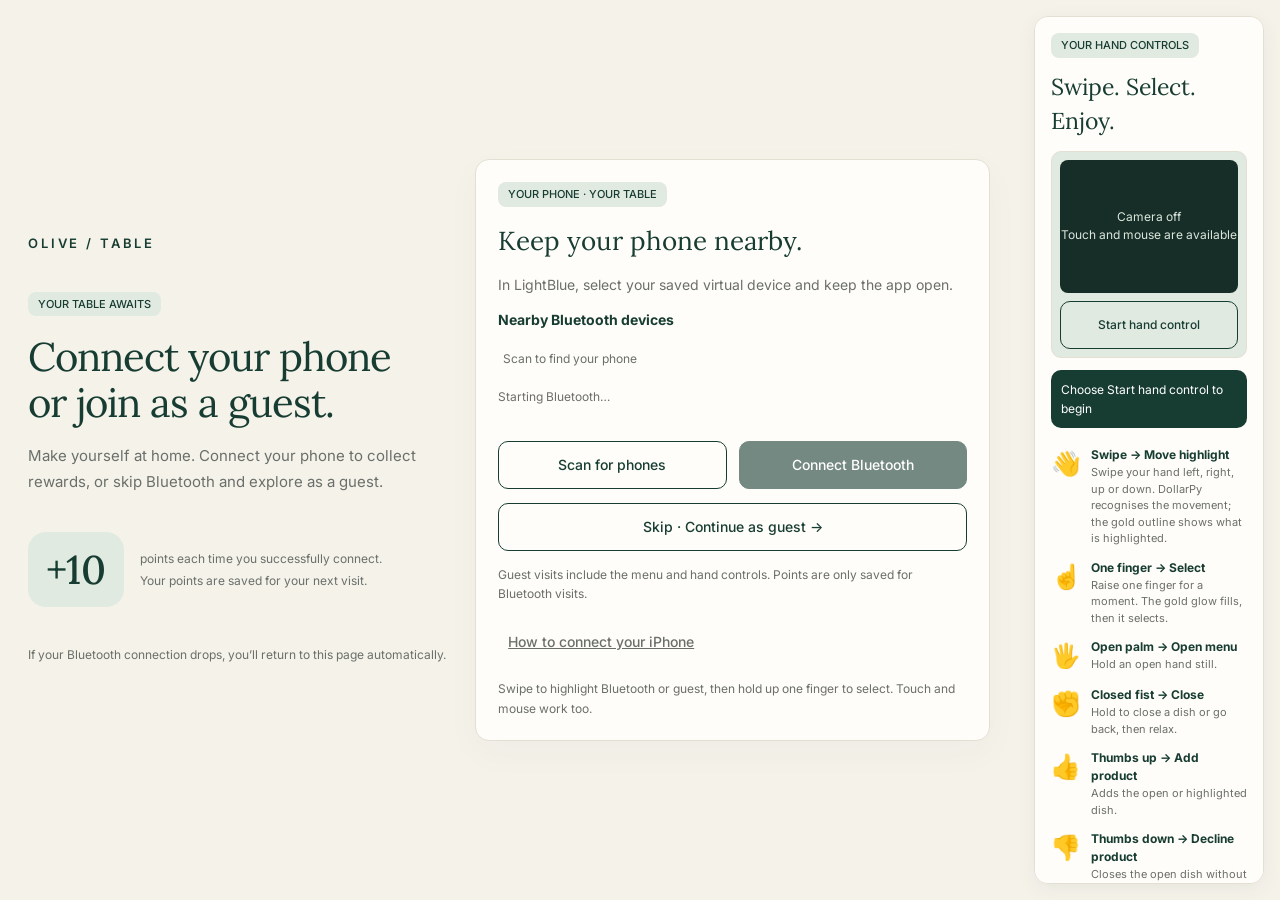
<file: HCI_project/index.html>
<!DOCTYPE html>
<html lang="en">
<head>
<meta charset="UTF-8">
<meta name="viewport" content="width=device-width, initial-scale=1.0">
<title>Olive / Table</title>
<link rel="stylesheet" href="bluetooth_ui.css">
<style>
:root{--bg:#f5f2ea;--card:#fffdf9;--ink:#173d33;--mut:#6b6f6a;--soft:#e1eae1;--line:#e4dfd3;--warn:#f1ddd5;--redt:#a4452c}
*{box-sizing:border-box;margin:0}
body{background:var(--bg);color:var(--ink);font:14px/1.5 Inter,sans-serif;min-height:100vh}
h1,h2,h3{font-family:Lora,Georgia,serif;font-weight:400}
button{font:inherit;color:inherit;cursor:pointer}
button:disabled{cursor:not-allowed;opacity:.6}
.btn{border-radius:10px;padding:12px 18px;border:1px solid var(--ink);background:none;font-weight:500}
.btn.p{background:var(--ink);color:white}
.btn:focus-visible,.cat:focus-visible,.tab:focus-visible{outline:3px solid #d4a017;outline-offset:2px}
.small{font-size:11px;color:var(--mut)}
.pill{background:var(--soft);border-radius:8px;padding:4px 10px;font-size:11px;font-weight:500;display:inline-flex;gap:6px;align-items:center}
nav{display:flex;align-items:center;justify-content:space-between;background:var(--card);border-radius:0 0 14px 14px;padding:12px 24px;gap:8px;flex-wrap:wrap}
.logo{letter-spacing:.22em;font-weight:600;font-size:13px}
.tabs{display:flex;gap:6px;flex-wrap:wrap}
.tab{border:0;background:none;padding:8px 14px;border-radius:10px;font-weight:500;color:var(--mut)}
.tab.on{background:var(--soft);color:var(--ink)}
.bar{display:flex;justify-content:space-between;align-items:center;padding:10px 24px;border-bottom:1px solid var(--line);font-size:11px;gap:8px;flex-wrap:wrap}
.bar span:nth-child(2){color:var(--mut)}
.pad{padding:28px 24px;max-width:1200px;margin:auto}
.card{background:var(--card);border:1px solid var(--line);border-radius:14px;padding:18px}
.welcome{display:grid;grid-template-columns:1fr 1fr;min-height:100vh}
.hero{position:relative;background:linear-gradient(160deg,#c98a4b,#7d6b3b 45%,#3f5a3a);display:flex;align-items:flex-end;padding:32px;min-height:500px}
.hero .logo{position:absolute;top:28px;left:28px;color:white}
.hero .emo{position:absolute;inset:0;display:flex;align-items:center;justify-content:center;font-size:100px;gap:12px;padding-bottom:80px}
.quote{background:#1d4a3c;color:white;border-radius:14px;padding:18px 22px;position:relative;width:100%}
.quote h2{font-size:26px;line-height:1.2}.quote p{font-size:12px;margin-top:8px}
.side{padding:40px 8%;display:flex;flex-direction:column;justify-content:center;gap:14px}
.side h1{font-size:46px;line-height:1.1;margin:30px 0 6px}
.side .top{display:flex;justify-content:space-between;align-items:center}
.stack{display:flex;flex-direction:column;gap:12px}
.gate{display:grid;grid-template-columns:1fr 1.9fr;gap:20px;margin-top:20px}
.illus{background:var(--soft);border-radius:14px;min-height:190px;display:flex;flex-direction:column;align-items:center;justify-content:center;gap:12px;font-size:54px}
.browse{display:flex;gap:14px;margin-top:20px}
.cats{display:flex;flex-direction:column;gap:12px;min-width:120px}
.cat{border:1px solid var(--line);background:var(--card);border-radius:8px;padding:9px 16px;font-size:12px;font-weight:500}
.cat.on{background:var(--ink);color:white;border-color:var(--ink)}
.cat-grid{display:grid;grid-template-columns:repeat(3,minmax(0,1fr));gap:14px;margin-top:20px}
.cat-card{display:flex;flex-direction:column;align-items:flex-start;gap:6px;text-align:left;border:1px solid var(--line);background:var(--card);border-radius:14px;padding:20px;min-height:130px;font:inherit;color:inherit;cursor:pointer}
.cat-card:hover{border-color:var(--ink)}
.cat-card.on{border:2px solid var(--ink)}
.cat-card .cat-emo{font-size:38px;line-height:1}
.cat-card .cat-photo{display:block;width:100%;height:120px;border-radius:10px}
.cat-card b{font-size:17px;margin-top:6px}
.cat-head{display:flex;align-items:center;gap:14px;flex-wrap:wrap;margin:8px 0}
.grid{display:grid;grid-template-columns:repeat(3,minmax(0,1fr));gap:14px;flex:1}
.dish{background:var(--card);border:1px solid var(--line);border-radius:12px;padding:10px 10px 16px;display:flex;flex-direction:column;gap:8px}
.img{height:92px;border-radius:8px;display:flex;align-items:center;justify-content:center;font-size:52px;cursor:pointer}
.dish h3{font-size:19px}
.row{display:flex;gap:12px;align-items:center;justify-content:space-between}
.dish .row{margin-top:auto}.price{font-weight:600}
.dock{display:flex;justify-content:space-between;align-items:center;gap:14px;margin-top:18px;flex-wrap:wrap}
.point{display:flex;gap:12px;align-items:center;background:var(--card);border:1px solid var(--line);border-radius:14px;padding:12px 16px}
.point i{width:54px;height:54px;border-radius:50%;background:var(--soft);display:flex;align-items:center;justify-content:center;font-style:normal;font-size:18px}
.review{background:var(--ink);color:white;border-radius:14px;padding:14px 26px;border:0;min-width:210px;text-align:left}
.review b{display:block}
.scrim{position:fixed;inset:0;background:rgba(40,60,52,.72);display:flex;align-items:center;justify-content:center;padding:16px;z-index:20;overflow:auto}
.modal{background:var(--card);border-radius:20px;display:grid;grid-template-columns:1fr 1fr;gap:20px;padding:16px;max-width:820px;width:100%;position:relative}
.modal .pic{border-radius:14px;min-height:260px;display:flex;align-items:center;justify-content:center;font-size:110px}
.x{position:absolute;top:14px;right:14px;width:36px;height:36px;border-radius:50%;border:0;background:var(--soft);font-size:18px}
.qty{display:flex;align-items:center;background:var(--soft);border-radius:10px}
.qty button{border:0;background:none;width:34px;height:34px;font-size:18px}
.toast{position:fixed;left:50%;bottom:22px;transform:translateX(-50%);background:var(--ink);color:white;padding:10px 18px;border-radius:10px;z-index:30}
.two{display:grid;grid-template-columns:1.6fr 1fr;gap:20px;margin-top:18px}
.line{display:flex;gap:14px;align-items:center;padding:14px 0;border-bottom:1px solid var(--line)}
.photo{background-size:cover;background-position:center}
.line .th{width:52px;height:52px;border-radius:10px;display:flex;align-items:center;justify-content:center;font-size:28px}
.line h3{flex:1;font-size:19px}
.spin{width:14px;height:14px;border:2px solid var(--ink);border-top-color:transparent;border-radius:50%;display:inline-block;animation:sp 1s linear infinite}
@keyframes sp{to{transform:rotate(360deg)}}
.qr{width:150px;height:150px;border:2px dashed var(--line);border-radius:12px;background:var(--soft);display:flex;align-items:center;justify-content:center;font-size:40px}
.steps li{list-style:none;display:flex;gap:10px;margin:12px 0}.steps li span{background:var(--soft);border-radius:8px;padding:2px 8px;font-size:11px}
/* Live camera preview */
.camera-card{
    background:var(--soft);
    border:1px solid var(--line);
    border-radius:10px;
    padding:8px;
    margin:12px 0;
}

.camera-card h3{
    font-size:13px;
    margin-bottom:7px;
}

.camera-frame{
    width:100%;
    aspect-ratio:4/3;
    object-fit:cover;
    border-radius:8px;
    background:#172d27;
    display:block;
}

.camera-status{
    font-size:9px;
    color:var(--mut);
    margin-top:6px;
}
/* Always-visible gesture guide on the right */
.gesture-sidebar{position:fixed;top:85px;right:12px;bottom:15px;width:215px;background:var(--card);border:1px solid var(--line);border-radius:14px;padding:14px;z-index:15;overflow-y:auto;box-shadow:0 5px 20px rgba(23,61,51,.06)}
.gesture-sidebar h2{font-size:21px;margin-bottom:4px}
.gesture-sidebar .subtitle{font-size:10px;color:var(--mut);margin-bottom:12px}
.gesture-item{display:flex;align-items:center;gap:10px;padding:9px 5px;border-bottom:1px solid var(--line)}
.gesture-item:last-child{border-bottom:0}
.gesture-item .hand{width:42px;height:42px;flex-shrink:0;background:var(--soft);border-radius:9px;display:flex;align-items:center;justify-content:center;font-size:25px}
.gesture-item strong{display:block;font-size:10px;line-height:1.35}
.gesture-item span{display:block;font-size:9px;color:var(--mut);line-height:1.35;margin-top:2px}
@media(min-width:1000px){#app{margin-right:235px}}
@media(max-width:999px){.gesture-sidebar{position:static;width:auto;margin:15px;max-height:350px}.gesture-sidebar .gesture-list{display:grid;grid-template-columns:repeat(3,minmax(0,1fr));gap:4px 10px}}
@media(max-width:760px){.welcome,.gate,.modal,.two{grid-template-columns:1fr}.hero{min-height:360px}.grid{grid-template-columns:repeat(2,1fr)}.browse{flex-direction:column}.cats{flex-direction:row;flex-wrap:wrap}.cat-grid{grid-template-columns:repeat(2,minmax(0,1fr))}.side h1{font-size:36px}}
@media(max-width:560px){.gesture-sidebar .gesture-list{grid-template-columns:repeat(2,minmax(0,1fr))}}
@media(max-width:430px){.grid,.cat-grid{grid-template-columns:1fr}.pad{padding:22px 14px}nav{padding:12px 14px}}
</style>
<link rel="stylesheet" href="hand_ui.css">
</head>
<body>
<div id="app"></div>
<script src="bluetooth_ui.js"></script>
<script src="hand_ui.js"></script>
<script>
"use strict";


const ITEMS = [

/* ================= SMALL PLATES ================= */

{id:"fattoush",n:"Garden Fattoush",d:"Fresh vegetables, crispy pita and sumac dressing.",l:"A refreshing Levantine salad with crunchy toasted pita and a tangy sumac dressing.",ing:"Lettuce, cucumber, tomato, radish, pita bread, sumac, olive oil.",p:150,e:"🥗",bg:"linear-gradient(160deg,#9bb877,#4d7a45)",category:"Small plates"},
{id:"greek_salad",n:"Greek Salad",d:"Fresh vegetables, feta cheese and olives.",l:"A Mediterranean salad with creamy feta, fresh vegetables and black olives.",ing:"Tomato, cucumber, lettuce, feta, olives, oregano.",p:185,e:"🥗",bg:"linear-gradient(160deg,#b6c987,#60834c)",category:"Small plates"},
{id:"caesar",n:"Chicken Caesar Salad",d:"Grilled chicken, parmesan and Caesar dressing.",l:"Crisp lettuce topped with grilled chicken, parmesan and creamy Caesar dressing.",ing:"Chicken, lettuce, parmesan, croutons, Caesar dressing.",p:220,e:"🥬",bg:"linear-gradient(160deg,#d6c78d,#8b9b58)",category:"Small plates"},
{id:"soup",n:"Creamy Mushroom Soup",d:"Warm and creamy mushroom soup.",l:"A rich mushroom soup finished with fresh cream and herbs.",ing:"Mushrooms, cream, milk, onion, herbs.",p:125,e:"🍲",bg:"linear-gradient(160deg,#d5bd9b,#8d735b)",category:"Small plates"},
{id:"garlic_bread",n:"Garlic Bread",d:"Toasted bread with garlic butter.",l:"Freshly toasted bread topped with garlic butter and herbs.",ing:"Bread, garlic, butter, parsley.",p:95,e:"🥖",bg:"linear-gradient(160deg,#e6c38a,#a8753e)",category:"Small plates"},

/* ================= MAIN COURSES ================= */

{id:"grilled_chicken",n:"Grilled Chicken Plate",d:"Juicy grilled chicken with rice and vegetables.",l:"Tender marinated chicken breast served with seasoned rice and grilled vegetables.",ing:"Chicken breast, rice, vegetables, spices, herbs.",p:320,e:"🍗",bg:"linear-gradient(160deg,#d7a66d,#85502f)",category:"Main courses"},
{id:"chicken_crispy",n:"Crispy Chicken",d:"Golden crispy chicken served with fries.",l:"Crunchy fried chicken strips served with golden fries and our signature sauce.",ing:"Chicken, crispy coating, potatoes, house sauce.",p:290,e:"🍗",bg:"linear-gradient(160deg,#e4ad5e,#a45d2d)",category:"Main courses"},
{id:"chicken_alfredo",n:"Chicken Alfredo",d:"Creamy pasta with chicken and parmesan.",l:"Fettuccine pasta tossed in a creamy Alfredo sauce with grilled chicken.",ing:"Pasta, chicken, cream, parmesan, garlic.",p:310,e:"🍝",bg:"linear-gradient(160deg,#e9d1a0,#aa8754)",category:"Main courses"},
{id:"beef_steak",n:"Classic Beef Steak",d:"Grilled beef steak with roasted potatoes.",l:"A tender grilled beef steak served with roasted potatoes and seasonal vegetables.",ing:"Beef steak, potatoes, vegetables, butter, herbs.",p:490,e:"🥩",bg:"linear-gradient(160deg,#c58b68,#713d32)",category:"Main courses"},
{id:"chicken_fajita",n:"Chicken Fajita",d:"Sizzling chicken with peppers and onions.",l:"Seasoned chicken strips cooked with colorful peppers and onions.",ing:"Chicken, bell peppers, onion, spices, rice.",p:285,e:"🍛",bg:"linear-gradient(160deg,#d99b57,#934b2b)",category:"Main courses"},
{id:"beef_kebab",n:"Beef Kebab",d:"Grilled beef skewers with rice.",l:"Juicy grilled beef skewers served with rice, salad and tahini.",ing:"Beef, rice, onion, spices, tahini.",p:390,e:"🍢",bg:"linear-gradient(160deg,#bd855b,#75452e)",category:"Main courses"},

/* ================= BURGERS & SANDWICHES ================= */

{id:"burger",n:"House Beef Burger",d:"Grilled beef, cheese and house sauce.",l:"Flame-grilled beef, melted cheese, crisp greens and our signature sauce in a toasted brioche bun.",ing:"Beef, brioche, cheese, lettuce, tomato, pickles, sauce.",p:280,e:"🍔",bg:"linear-gradient(160deg,#d9a35c,#8a5b2d)",category:"Burgers & Sandwiches"},
{id:"double_burger",n:"Double Smash Burger",d:"Two beef patties with double cheese.",l:"Two smashed beef patties with melted cheddar, caramelized onions and burger sauce.",ing:"Double beef, cheddar, brioche, onion, pickles, sauce.",p:365,e:"🍔",bg:"linear-gradient(160deg,#d99b56,#743d27)",category:"Burgers & Sandwiches"},
{id:"chicken_burger",n:"Crispy Chicken Burger",d:"Crunchy chicken with creamy sauce.",l:"Crispy chicken fillet with lettuce, pickles and creamy mayo.",ing:"Chicken, brioche, lettuce, pickles, mayonnaise.",p:255,e:"🍔",bg:"linear-gradient(160deg,#e5b66d,#9c6338)",category:"Burgers & Sandwiches"},
{id:"club_sandwich",n:"Club Sandwich",d:"Triple-layer sandwich with fries.",l:"A classic toasted triple-layer sandwich filled with chicken, cheese, lettuce and tomato.",ing:"Toast, chicken, cheese, lettuce, tomato, mayonnaise.",p:240,e:"🥪",bg:"linear-gradient(160deg,#d8bd8c,#92734a)",category:"Burgers & Sandwiches"},
{id:"philly",n:"Philly Cheesesteak",d:"Beef strips, melted cheese and peppers.",l:"Tender beef strips with sautéed onions, peppers and melted cheese in a toasted roll.",ing:"Beef, cheese, onion, peppers, sandwich bread.",p:295,e:"🥖",bg:"linear-gradient(160deg,#c99a69,#81502f)",category:"Burgers & Sandwiches"},

/* ================= PIZZA & PASTA ================= */

{id:"margherita",n:"Margherita Pizza",d:"Tomato sauce, mozzarella and fresh basil.",l:"A classic thin-crust pizza topped with tomato sauce, mozzarella and fresh basil.",ing:"Pizza dough, tomato sauce, mozzarella, basil.",p:250,e:"🍕",bg:"linear-gradient(160deg,#e9bd78,#a65d36)",category:"Pizza & Pasta"},
{id:"pepperoni",n:"Pepperoni Pizza",d:"Mozzarella and pepperoni slices.",l:"A freshly baked pizza loaded with mozzarella and savory pepperoni.",ing:"Pizza dough, tomato sauce, mozzarella, pepperoni.",p:320,e:"🍕",bg:"linear-gradient(160deg,#d99a64,#963e2e)",category:"Pizza & Pasta"},
{id:"chicken_pizza",n:"Chicken Ranch Pizza",d:"Chicken, cheese and creamy ranch.",l:"A cheesy pizza topped with grilled chicken, mushrooms and ranch sauce.",ing:"Pizza dough, chicken, mozzarella, mushrooms, ranch.",p:340,e:"🍕",bg:"linear-gradient(160deg,#d9bd89,#8c704a)",category:"Pizza & Pasta"},
{id:"penne",n:"Penne Arrabbiata",d:"Penne pasta in spicy tomato sauce.",l:"Penne pasta tossed in a rich spicy tomato sauce with garlic and herbs.",ing:"Penne, tomato, garlic, chili, basil.",p:225,e:"🍝",bg:"linear-gradient(160deg,#d98255,#963d2b)",category:"Pizza & Pasta"},
{id:"lasagna",n:"Beef Lasagna",d:"Layers of pasta, beef and melted cheese.",l:"Oven-baked pasta layers with seasoned beef, tomato sauce and creamy béchamel.",ing:"Pasta sheets, beef, tomato, béchamel, mozzarella.",p:330,e:"🍝",bg:"linear-gradient(160deg,#d9a46e,#995638)",category:"Pizza & Pasta"},

/* ================= SNACKS ================= */

{id:"fries",n:"Classic French Fries",d:"Golden and crispy potato fries.",l:"Freshly fried golden potato sticks seasoned with our house spice mix.",ing:"Potatoes, salt, seasoning.",p:85,e:"🍟",bg:"linear-gradient(160deg,#e9c36e,#bd842e)",category:"Snacks"},
{id:"loaded_fries",n:"Loaded Cheese Fries",d:"Fries covered with melted cheese.",l:"Crispy fries topped with melted cheese sauce and herbs.",ing:"Potatoes, cheddar sauce, herbs.",p:145,e:"🍟",bg:"linear-gradient(160deg,#e9c878,#ba8736)",category:"Snacks"},
{id:"wings",n:"Buffalo Chicken Wings",d:"Spicy wings with buffalo sauce.",l:"Crispy chicken wings tossed in a tangy buffalo sauce.",ing:"Chicken wings, buffalo sauce, spices.",p:210,e:"🍗",bg:"linear-gradient(160deg,#d77c4c,#893b2c)",category:"Snacks"},
{id:"nuggets",n:"Chicken Nuggets",d:"Crispy chicken bites with dip.",l:"Golden chicken nuggets served with your choice of dipping sauce.",ing:"Chicken, crispy coating, seasoning.",p:155,e:"🍗",bg:"linear-gradient(160deg,#e9bd76,#b4773c)",category:"Snacks"},
{id:"mozzarella",n:"Mozzarella Sticks",d:"Crispy sticks with melted cheese.",l:"Golden breaded mozzarella sticks served with marinara dip.",ing:"Mozzarella, breadcrumbs, marinara sauce.",p:170,e:"🧀",bg:"linear-gradient(160deg,#ebd7a1,#b28c55)",category:"Snacks"},

/* ================= DRINKS ================= */

{id:"juice",n:"Fresh Orange Juice",d:"Freshly squeezed oranges.",l:"Freshly squeezed orange juice served chilled.",ing:"Fresh oranges.",p:90,e:"🍹",bg:"linear-gradient(160deg,#f2b45a,#c9772b)",category:"Drinks"},
{id:"mango",n:"Fresh Mango Juice",d:"Sweet and refreshing mango juice.",l:"Fresh mango blended until smooth and served chilled.",ing:"Fresh mango, ice.",p:105,e:"🥭",bg:"linear-gradient(160deg,#f5c45b,#d58a24)",category:"Drinks"},
{id:"strawberry",n:"Strawberry Juice",d:"Fresh strawberry drink.",l:"A refreshing blend of fresh strawberries served cold.",ing:"Strawberries, ice.",p:100,e:"🍓",bg:"linear-gradient(160deg,#e99a9c,#ba4c5d)",category:"Drinks"},
{id:"lemon_mint",n:"Lemon Mint",d:"Fresh lemon with mint and ice.",l:"A chilled mix of fresh lemon juice, mint leaves and ice.",ing:"Lemon, mint, sugar, ice.",p:85,e:"🍋",bg:"linear-gradient(160deg,#c6d78c,#6b9c55)",category:"Drinks"},
{id:"iced_latte",n:"Iced Latte",d:"Espresso with cold milk and ice.",l:"A smooth espresso blended with cold milk and served over ice.",ing:"Espresso, milk, ice.",p:125,e:"🥤",bg:"linear-gradient(160deg,#d8b58c,#98704d)",category:"Drinks"},
{id:"mocha",n:"Iced Mocha",d:"Coffee, chocolate and cold milk.",l:"A chilled espresso drink blended with chocolate and milk.",ing:"Espresso, chocolate, milk, ice.",p:145,e:"☕",bg:"linear-gradient(160deg,#b68b71,#644537)",category:"Drinks"},
{id:"milkshake",n:"Chocolate Milkshake",d:"Thick chocolate milkshake.",l:"A creamy chocolate milkshake topped with whipped cream.",ing:"Milk, chocolate, ice cream, whipped cream.",p:155,e:"🥤",bg:"linear-gradient(160deg,#b78b76,#654333)",category:"Drinks"},

/* ================= DESSERTS ================= */

{id:"brownie",n:"Chocolate Brownie",d:"Rich chocolate brownie with a soft center.",l:"A warm chocolate brownie with a fudgy center.",ing:"Chocolate, cocoa, butter, flour, eggs.",p:130,e:"🍫",bg:"linear-gradient(160deg,#ad7962,#57372f)",category:"Desserts"},
{id:"cheesecake",n:"Classic Cheesecake",d:"Creamy cheesecake with biscuit base.",l:"A smooth baked cheesecake served with a buttery biscuit crust.",ing:"Cream cheese, biscuit, butter, sugar.",p:165,e:"🍰",bg:"linear-gradient(160deg,#e9d2a5,#b58b5b)",category:"Desserts"},
{id:"molten",n:"Molten Chocolate Cake",d:"Warm cake with a flowing chocolate center.",l:"A warm chocolate cake with a rich melted chocolate center.",ing:"Chocolate, butter, flour, eggs, sugar.",p:180,e:"🍮",bg:"linear-gradient(160deg,#b67d62,#60372e)",category:"Desserts"},
{id:"tiramisu",n:"Classic Tiramisu",d:"Coffee-soaked layers and mascarpone cream.",l:"Traditional Italian dessert with coffee-soaked sponge and mascarpone cream.",ing:"Coffee, mascarpone, sponge, cocoa.",p:175,e:"🍰",bg:"linear-gradient(160deg,#c9a17d,#80614d)",category:"Desserts"},
{id:"waffles",n:"Chocolate Waffles",d:"Warm waffles with chocolate sauce.",l:"Freshly prepared waffles topped with chocolate sauce and fruit.",ing:"Waffle batter, chocolate, strawberries.",p:190,e:"🧇",bg:"linear-gradient(160deg,#e4bb7e,#a87540)",category:"Desserts"},
{id:"icecream",n:"Ice Cream Sundae",d:"Three scoops with chocolate topping.",l:"Three scoops of creamy ice cream served with chocolate sauce.",ing:"Vanilla ice cream, chocolate sauce, toppings.",p:145,e:"🍨",bg:"linear-gradient(160deg,#e9d3b4,#bd987b)",category:"Desserts"},

/* ================= BREAKFAST ================= */

{id:"pancakes",n:"Classic Pancakes",d:"Fluffy pancakes with maple syrup.",l:"A stack of fluffy pancakes served with maple syrup and fresh fruit.",ing:"Flour, milk, eggs, maple syrup, fruit.",p:180,e:"🥞",bg:"linear-gradient(160deg,#e9c48b,#b17a42)",category:"Breakfast"},
{id:"omelette",n:"Cheese Omelette",d:"Three-egg omelette with cheese.",l:"A fluffy omelette filled with melted cheese and fresh herbs.",ing:"Eggs, cheese, herbs, butter.",p:145,e:"🍳",bg:"linear-gradient(160deg,#f0d58b,#c69b43)",category:"Breakfast"},
{id:"french_toast",n:"French Toast",d:"Golden toast with honey and fruit.",l:"Thick slices of golden French toast served with honey and fresh fruit.",ing:"Bread, eggs, milk, honey, fruit.",p:165,e:"🍞",bg:"linear-gradient(160deg,#dfb67a,#a87543)",category:"Breakfast"},
{id:"croissant",n:"Butter Croissant",d:"Freshly baked buttery croissant.",l:"A flaky, golden butter croissant baked fresh.",ing:"Flour, butter, milk, yeast.",p:95,e:"🥐",bg:"linear-gradient(160deg,#e7c58d,#b17c43)",category:"Breakfast"},
{id:"avocado_toast",n:"Avocado Toast",d:"Avocado, eggs and toasted bread.",l:"Smashed avocado on toasted sourdough topped with eggs and seasoning.",ing:"Avocado, sourdough, eggs, lemon, seasoning.",p:195,e:"🥑",bg:"linear-gradient(160deg,#a8bd83,#54764a)",category:"Breakfast"},

/* ================= COMBOS & OFFERS ================= */

{id:"burger_combo",n:"Classic Burger Combo",d:"Beef burger, fries and a soft drink.",l:"Our classic beef burger served with crispy fries and your choice of soft drink.",ing:"Beef burger, fries, soft drink.",p:355,e:"🍔",bg:"linear-gradient(160deg,#d7a35e,#87502c)",category:"Combos & Offers"},
{id:"chicken_combo",n:"Crispy Chicken Combo",d:"Crispy chicken, fries and a drink.",l:"A crispy chicken meal with golden fries and a refreshing drink.",ing:"Crispy chicken, fries, soft drink.",p:345,e:"🍗",bg:"linear-gradient(160deg,#e4b16d,#99552f)",category:"Combos & Offers"},
{id:"family_box",n:"Family Sharing Box",d:"A generous meal for sharing.",l:"A sharing box with crispy chicken, wings, fries and assorted dips.",ing:"Chicken, wings, fries, dips.",p:690,e:"🍱",bg:"linear-gradient(160deg,#d7a36a,#84502e)",category:"Combos & Offers"},
{id:"pizza_combo",n:"Pizza Duo",d:"Two medium pizzas with two drinks.",l:"Choose two medium pizzas and enjoy them with two soft drinks.",ing:"Two medium pizzas, two soft drinks.",p:590,e:"🍕",bg:"linear-gradient(160deg,#dfad72,#9c5634)",category:"Combos & Offers"},
{id:"dessert_combo",n:"Sweet Treat Combo",d:"Two desserts and two hot drinks.",l:"Choose two desserts and pair them with two hot drinks.",ing:"Two desserts, two hot drinks.",p:320,e:"🍰",bg:"linear-gradient(160deg,#e4c39d,#a67b60)",category:"Combos & Offers"}

];

const CATS = [
"Small plates",
"Main courses",
"Burgers & Sandwiches",
"Pizza & Pasta",
"Snacks",
"Drinks",
"Desserts",
"Breakfast",
"Combos & Offers"
];



let S={scr:"bluetooth",cat:"Main courses",cart:{},modal:null,mq:1,toast:"",sent:false,toastTimer:null,confirm:false,page:0,history:[]};
const $=id=>ITEMS.find(item=>item.id===id);
const cartCount=()=>Object.values(S.cart).reduce((a,b)=>a+b,0);
const tot=()=>Object.entries(S.cart).reduce((sum,[id,qty])=>sum+($(id)?$(id).p*qty:0),0);
const money=n=>`${n} EGP`;
// Real dish photos (assets/dishes/<id>.jpg); the colour gradient shows while loading or if a photo is missing.
const photo=item=>`background:url('assets/dishes/${item.id}.jpg') center/cover no-repeat,${item.bg}`;

function go(screen){if(!BluetoothUI.requireAccess())return;if(S.scr!==screen)S.history.push(S.scr);S.scr=screen;S.modal=null;S.confirm=false;render();window.scrollTo?.(0,0)}
function tip(message){S.toast=message;render();clearTimeout(S.toastTimer);S.toastTimer=setTimeout(()=>{S.toast="";render()},2200)}
function add(id,quantity=1){if(!BluetoothUI.requireAccess())return;const item=$(id);if(!item)return;S.cart[id]=Math.min(20,(S.cart[id]||0)+Math.max(1,quantity));tip(`${item.n} added to your order`)}
function removeOne(id){if(!BluetoothUI.requireAccess())return;if(!S.cart[id])return;if(S.cart[id]>1)S.cart[id]--;else delete S.cart[id];render()}
function setCategory(category){if(!BluetoothUI.requireAccess())return;if(!CATS.includes(category))return;S.cat=category;S.page=0;S.modal=null;go("browse")}

function welcome(){return `
<section class="welcome">
<div class="hero"><div class="logo">OLIVE / TABLE</div><div class="emo">🍽️ 🌿</div>
<div class="quote"><h2>A table worth gathering around.</h2><p>Good food. Good company. A little joy in every bite.</p></div></div>
<div class="side"><div class="top"><span class="pill">A NEW WAY TO DINE</span><span class="small">01 / 04</span></div>
<h1>Welcome to<br>Olive / Table.</h1>
<p>Explore our menu, discover your favourites, and enjoy an interactive dining experience.</p>
<div class="stack"><button class="btn p" onclick="go('gate')">Start your experience →</button></div>
<p class="small">Swipe your hand to move the gold highlight, then hold up one finger to select. Touch and mouse work too.</p></div>
</section>`}

function gatePage(){return `
<nav><div class="logo">OLIVE / TABLE</div><span class="pill">WELCOME</span></nav>
<div class="pad"><span class="small">STEP 01 / INTERACTION</span>
<h1 style="font-size:38px;margin:12px 0">Make yourself comfortable.</h1>
<p class="small">Choose how you want to explore the menu.</p>
<div class="gate"><div class="illus"><span>✋</span><strong style="font-size:15px">Your hands, your choice</strong><span class="small">Swipe · select · explore</span></div>
<div class="card stack"><h2 style="font-size:26px">Ready to explore?</h2>
<p>Swipe to move the highlight. Hold up one finger to select. Use two fingers to scroll and hold a fist to go back.</p>
<button class="btn p" onclick="BluetoothUI.setCamera(true,true)">Use hand control →</button>
<button class="btn" onclick="browse()">Use touch instead</button><button class="tab" onclick="go('welcome')">Back</button></div></div></div>`}

function navbar(){return `
<nav><div class="logo">OLIVE / TABLE</div><div class="tabs">
<button class="tab ${S.scr==="browse"||S.scr==="categories"?"on":""}" onclick="browse()">Menu</button>
<button class="tab ${S.scr==="games"?"on":""}" onclick="go('games')">Games</button>
<button class="tab ${S.scr==="rewards"?"on":""}" onclick="go('rewards')">Rewards</button>
</div><button class="btn" onclick="review()">Order (${cartCount()})</button></nav>`}

// The Menu tab opens the category list first; choosing one shows its dishes.
function browse(){go("categories")}
function allCategories(){if(!BluetoothUI.requireAccess())return;if(S.history.at(-1)==="categories")S.history.pop();S.scr="categories";S.modal=null;S.confirm=false;render();window.scrollTo?.(0,0)}
function dock(){return `<div class="dock"><div class="point"><i>🛍️</i><div><strong>${cartCount()} items</strong><p class="small">Your current selection</p></div></div>
<button class="review" onclick="review()"><b>Review your order →</b><span class="small" style="color:#e1eae1">${money(tot())}</span></button></div>`}
function categoriesPage(){
return `${navbar()}<div class="bar"><span>THE MENU</span><span>Freshly prepared for you</span><span>${cartCount()} ITEMS IN ORDER</span></div>
<main class="pad"><span class="small">DISCOVER OUR MENU</span><h1 style="font-size:36px;margin:8px 0">What are you craving?</h1>
<div class="hand-instruction"><span style="font-size:24px">☝</span><span><b>Choose a category.</b><br>Swipe to highlight a category, then raise one finger to see its dishes.</span></div>
<div class="cat-grid">${CATS.map(c=>{const dishes=ITEMS.filter(item=>item.category===c);
return `<button class="cat-card ${S.cat===c?"on":""}" onclick="setCategory('${c}')" ${S.cat===c?"data-hand-default":""}>${dishes[0]?`<span class="cat-photo photo" style="${photo(dishes[0])}" aria-hidden="true"></span>`:`<span class="cat-emo">🍽️</span>`}<b>${c}</b><span class="small">${dishes.length} ${dishes.length===1?"dish":"dishes"}</span></button>`}).join("")}</div>
${dock()}</main>`}
function browsePage(){
const all=ITEMS.filter(item=>item.category===S.cat);const pages=Math.ceil(all.length/6);S.page=Math.max(0,Math.min(S.page,pages-1));const list=all.slice(S.page*6,S.page*6+6);
return `${navbar()}<div class="bar"><span>THE MENU</span><span>Freshly prepared for you</span><span>${cartCount()} ITEMS IN ORDER</span></div>
<main class="pad"><span class="small">DISCOVER OUR MENU</span>
<div class="cat-head"><button class="btn" onclick="allCategories()">← All categories</button><h1 style="font-size:36px;margin:0">${S.cat}</h1></div>
<div class="hand-instruction"><span style="font-size:24px">☝</span><span><b>Your menu, at your fingertips.</b><br>Swipe to highlight a dish, raise one finger to open it. Hold a fist to go back to the categories.</span></div><div class="browse">
<div style="flex:1;min-width:0"><div class="grid">${list.length?list.map(item=>`
<article class="dish"><div class="img photo" style="${photo(item)}" role="img" aria-label="${item.n}"></div>
<h3>${item.n}</h3><p class="small">${item.d}</p><div class="row"><span class="price">${money(item.p)}</span><button class="btn p" onclick="openItem('${item.id}')">View</button></div></article>`).join(""):`
<div class="card" style="grid-column:1/-1"><h3>No items available yet.</h3><p class="small">New dishes will be added soon.</p></div>`}</div>${pages>1?`<div class="page-controls"><button class="btn" onclick="changePage(-1)" ${S.page===0?'disabled':''}>← Previous</button><span class="small">${S.page+1} / ${pages}</span><button class="btn" onclick="changePage(1)" ${S.page===pages-1?'disabled':''}>Next →</button></div>`:''}</div></div>
${dock()}</main>${S.modal?modal():""}`}

function changePage(amount){if(!BluetoothUI.requireAccess())return;S.page+=amount;render()}
function openItem(id){if(!BluetoothUI.requireAccess())return;if(!$(id))return;S.modal=id;S.mq=1;render()}
function modal(){const item=$(S.modal);if(!item)return "";return `
<div class="scrim" onclick="closeModal(event)"><section class="modal" onclick="event.stopPropagation()">
<button class="x" onclick="closeModal()">×</button><div class="pic photo" style="${photo(item)}" role="img" aria-label="${item.n}"></div>
<div class="stack" style="padding:18px 8px"><span class="pill">${item.category}</span><h2 style="font-size:30px">${item.n}</h2><p>${item.l}</p>
<div><strong>Ingredients</strong><p class="small">${item.ing}</p></div><h3>${money(item.p)}</h3>
<div class="qty"><button onclick="changeModalQty(-1)">−</button><strong style="padding:0 10px">${S.mq}</strong><button onclick="changeModalQty(1)">+</button></div>
<button class="btn p" onclick="addFromModal()">Add to order · ${money(item.p*S.mq)}</button><button class="btn" onclick="closeModal()">Continue browsing</button></div></section></div>`}
function changeModalQty(amount){if(!BluetoothUI.requireAccess())return;S.mq=Math.max(1,Math.min(20,S.mq+amount));render()}
function addFromModal(){if(!BluetoothUI.requireAccess())return;if(!S.modal)return;const id=S.modal,qty=S.mq;S.modal=null;S.mq=1;add(id,qty)}
function closeModal(event){if(!BluetoothUI.requireAccess())return;if(event&&event.target!==event.currentTarget)return;S.modal=null;render()}

function review(){go("review")}
function reviewPage(){const entries=Object.entries(S.cart);return `${navbar()}<main class="pad"><span class="small">YOUR SELECTION</span>
<h1 style="font-size:38px;margin:10px 0">Review your order.</h1><div class="two"><section class="card"><h2 style="font-size:25px">Your items</h2>
${entries.length?entries.map(([id,qty])=>{const item=$(id);if(!item)return "";return `
<div class="line"><div class="th photo" style="${photo(item)}" role="img" aria-label="${item.n}"></div><h3>${item.n}<div class="small">${money(item.p)} each</div></h3>
<div class="qty"><button onclick="removeOne('${id}')">−</button><strong>${qty}</strong><button onclick="add('${id}')">+</button></div><strong>${money(item.p*qty)}</strong></div>`}).join(""):`
<p class="small" style="padding:24px 0">Your order is empty. Explore the menu to add something delicious.</p>`}
<button class="btn" style="margin-top:18px" onclick="browse()">← Back to menu</button></section>
<aside class="card stack"><h2 style="font-size:25px">Order summary</h2><div class="row"><span class="small">Items</span><strong>${cartCount()}</strong></div>
<div class="row"><span class="small">Subtotal</span><strong>${money(tot())}</strong></div><div class="row"><span class="small">Service</span><strong>Not calculated</strong></div>
<div class="row"><strong>Total</strong><strong>${money(tot())}</strong></div>
<button class="btn p" onclick="confirmOrder()" ${entries.length?"":"disabled"}>Review & confirm →</button>
<p class="small">Demo interface: order submission is not connected to a restaurant backend yet.</p></aside></div></main>`}

function confirmOrder(){if(!BluetoothUI.requireAccess()||!cartCount())return;S.confirm=true;render()}
function confirmation(){return `<div class="scrim"><section class="confirm-card" role="dialog" aria-modal="true" aria-labelledby="confirm-title"><span class="pill">FINAL REVIEW</span><h2 id="confirm-title">Ready to confirm?</h2><p>${cartCount()} items · <b>${money(tot())}</b></p><p class="small">This is a demo. No real order or payment will be sent.</p><button class="btn p" onclick="place()">Confirm demo order</button><button class="btn" onclick="S.confirm=false;render()">Keep editing</button></section></div>`}
function place(){if(!BluetoothUI.requireAccess())return;if(!cartCount()){tip("Your order is empty");return}S.sent=false;const sessionId=BluetoothUI.sessionId();go("sending");S.orderTimer=setTimeout(()=>{if(!BluetoothUI.hasAccess()||BluetoothUI.sessionId()!==sessionId)return;S.sent=true;if(S.scr==="sending")render()},1800)}
function sendingPage(){return `${navbar()}<main class="pad" style="max-width:650px"><div class="card stack" style="text-align:center;padding:40px">
<div style="font-size:55px">${S.sent?"✓":'<span class="spin"></span>'}</div><h1 style="font-size:32px">${S.sent?"Demo complete":"Preparing your experience"}</h1>
<p>${S.sent?"Your order flow demonstration is complete. No real order was sent.":"Please wait while the demo order screen is displayed."}</p>
<button class="btn p" onclick="browse()">Back to menu</button><button class="btn" onclick="review()">View order</button></div></main>`}
function gamesPage(){return `${navbar()}<main class="pad"><span class="small">INTERACTIVE EXPERIENCE</span><h1 style="font-size:38px;margin:10px 0">Take a little break.</h1>
<div class="two"><section class="card stack"><span style="font-size:55px">🎮</span><h2 style="font-size:27px">Table games</h2>
<p>Enjoy a small interactive experience while waiting for your meal.</p><span class="pill">DEMO FEATURE</span></section>
<section class="card stack"><div class="qr">QR</div><h2 style="font-size:23px">Scan & play</h2><p class="small">QR functionality is not connected yet.</p></section></div></main>`}
function rewardsPage(){if(BluetoothUI.isGuest())return `${navbar()}<main class="pad"><span class="small">OLIVE REWARDS</span><h1 style="font-size:38px;margin:10px 0">Enjoy your guest visit.</h1><div class="card stack" style="max-width:600px"><div style="font-size:50px">🌿</div><h2 style="font-size:27px">Collect rewards with your phone.</h2><p>Guest visits do not earn or save points. Connect Bluetooth on your next visit to earn 10 points per connection.</p><button class="btn p" onclick="browse()">Explore the menu</button></div></main>`;const user=BluetoothUI.user();return `${navbar()}<main class="pad"><span class="small">OLIVE REWARDS</span><h1 style="font-size:38px;margin:10px 0">Little moments, extra rewards.</h1>
<div class="card stack" style="max-width:600px"><div style="font-size:50px">🌿</div><h2 style="font-size:27px">${BluetoothUI.escape(user?.username || '')}</h2>
<strong style="font-size:42px">${user?.points || 0} points</strong><p>You have connected ${user?.connections || 0} time(s). Every successful Bluetooth connection adds 10 points.</p>
<p class="small">Your points are saved on this computer and stay with your phone's permanent ID.</p><button class="btn p" onclick="browse()">Explore the menu</button></div></main>`}

function gestureSidebar(){return `<aside class="gesture-sidebar"><span class="pill">YOUR HAND CONTROLS</span><h2 style="margin-top:12px">Swipe. Select. Enjoy.</h2>
<div class="camera-card">${BluetoothUI.cameraEnabled()?'<img class="camera-frame" src="http://127.0.0.1:8765/stream" alt="Live hand tracking camera">':'<div class="camera-placeholder">Camera off<br>Touch and mouse are available</div>'}
<button class="btn camera-toggle" onclick="BluetoothUI.setCamera(${!BluetoothUI.cameraEnabled()})">${BluetoothUI.cameraEnabled()?'Stop camera':'Start hand control'}</button></div>
<div id="hand-status" class="hand-status" role="status">${BluetoothUI.cameraEnabled()?'Show one hand to the camera':'Choose Start hand control to begin'}</div>
<div class="hand-steps"><div class="hand-step"><span>👋</span><span><b>Swipe → Move highlight</b><small>Swipe your hand left, right, up or down. DollarPy recognises the movement; the gold outline shows what is highlighted.</small></span></div>
<div class="hand-step"><span>☝</span><span><b>One finger → Select</b><small>Raise one finger for a moment. The gold glow fills, then it selects.</small></span></div>
<div class="hand-step"><span>🖐</span><span><b>Open palm → Open menu</b><small>Hold an open hand still.</small></span></div>
<div class="hand-step"><span>✊</span><span><b>Closed fist → Close</b><small>Hold to close a dish or go back, then relax.</small></span></div>
<div class="hand-step"><span>👍</span><span><b>Thumbs up → Add product</b><small>Adds the open or highlighted dish.</small></span></div>
<div class="hand-step"><span>👎</span><span><b>Thumbs down → Decline product</b><small>Closes the open dish without adding it.</small></span></div>
<div class="hand-step"><span>C</span><span><b>C shape → Open cart</b><small>Curve thumb and fingers into a C.</small></span></div>
<div class="hand-step"><span>👌</span><span><b>OK sign → Checkout</b><small>Opens final review; OK again confirms.</small></span></div>
<div class="hand-step"><span>✌</span><span><b>Two fingers → Move highlight</b><small>Move two fingers up, down, left or right. The page scrolls with it.</small></span></div>
<div class="hand-step"><span>🤘</span><span><b>Rock sign → Games</b><small>Index and pinky up, hold.</small></span></div>
<div class="hand-step"><span>3️⃣</span><span><b>Three fingers → Rewards</b><small>Index, middle and ring up, hold.</small></span></div></div>
<p class="camera-status">${BluetoothUI.escape(BluetoothUI.cameraError()) || 'Use one hand, keep it in view and avoid bright light behind you. Q stops the camera.'}</p></aside>`;}

function render(){
const app=document.getElementById("app");if(!app)return;
const connected=BluetoothUI.hasAccess();
if(!connected)BluetoothUI.resetPage();
document.body.classList.toggle("bt-locked",!connected);
let page="";
switch(S.scr){
case "bluetooth":page=BluetoothUI.page();break;
case "welcome":page=welcome();break;
case "gate":page=gatePage();break;
case "categories":page=categoriesPage();break;
case "browse":page=browsePage();break;
case "review":page=reviewPage();break;
case "sending":page=sendingPage();break;
case "games":page=gamesPage();break;
case "rewards":page=rewardsPage();break;
default:S.scr=connected?"welcome":"bluetooth";page=connected?welcome():BluetoothUI.page();
}
const previousPreview=app.querySelector?.('.camera-frame');
app.innerHTML=BluetoothUI.sessionBar()+page+gestureSidebar()+(connected&&S.confirm?confirmation():"")+BluetoothUI.overlay();
const replacement=app.querySelector?.('.camera-frame');
if(previousPreview&&replacement)replacement.replaceWith(previousPreview);
window.HandUI?.afterRender();
if(S.toast){const toast=document.createElement("div");toast.className="toast";toast.textContent=S.toast;app.appendChild(toast)}
}



window.handleGesture=function(gesture){
if(gesture&&typeof gesture==='object'){window.HandUI?.handle(gesture);return;}
if(!BluetoothUI.requireAccess())return;
window.HandUI?.legacy(gesture);
};
render();
</script>
</body>
</html>
</file>
<file: HCI_project/bluetooth_ui.css>
@font-face{font-family:Inter;src:url('assets/fonts/Inter-Variable.ttf') format('truetype');font-weight:100 900;font-display:swap}
@font-face{font-family:Lora;src:url('assets/fonts/Lora-Variable.ttf') format('truetype');font-weight:400 700;font-display:swap}
body.bt-locked #app{margin-right:0}
.bt-page{min-height:100vh;max-width:1240px;margin:auto;padding:54px 42px;display:grid;grid-template-columns:1fr 1fr;gap:60px;align-items:center}
.bt-intro{display:flex;flex-direction:column;gap:24px;align-items:flex-start}
.bt-intro .logo{margin-bottom:20px}.bt-intro h1{font-size:48px;line-height:1.14;letter-spacing:-.025em}
.bt-intro>p{max-width:430px;font-size:15px;line-height:1.7;color:var(--mut)}
.bt-intro>p.small{font-size:12px}.bt-points{display:flex;align-items:center;gap:16px;padding:20px 0}
.bt-points>b{font:500 40px Lora,Georgia,serif;background:var(--soft);border-radius:18px;padding:12px 18px}
.bt-points>span{font-size:12px;color:var(--mut);line-height:1.8}
.bt-connect{padding:30px;gap:18px;min-width:0;box-shadow:0 12px 36px #173d3308}
.bt-connect>.pill{align-self:flex-start}.bt-connect h2{font-size:29px}.bt-connect>p{color:var(--mut)}
.bt-connect label{font-size:12px}.bt-connect select{width:100%;border:1px solid var(--line);background:var(--bg);color:var(--ink);border-radius:10px;padding:8px;font:13px Inter,Arial,sans-serif;min-height:132px}
.bt-connect option{padding:8px}.bt-connect select:focus-visible{outline:3px solid #d4a017;outline-offset:2px}
.bt-message{font-size:12px;min-height:40px;line-height:1.6}.bt-actions{display:flex;gap:12px;flex-wrap:wrap}.bt-actions button{flex:1;white-space:nowrap}
.bt-help-link{align-self:flex-start;padding-left:0;text-decoration:underline}
.bt-user-bar{background:var(--soft);display:flex;align-items:center;justify-content:space-between;gap:12px;padding:8px 24px;font-size:12px;flex-wrap:wrap}
.bt-help{max-width:680px;max-height:90vh;overflow:auto;padding:28px;display:flex;flex-direction:column;gap:16px}
.bt-help h2{font-size:28px}.bt-help ol{padding-left:22px;font-size:13px;line-height:1.8}.bt-help li{margin-bottom:5px}
.bt-copy{display:flex;flex-direction:column;gap:6px;font-size:11px}.bt-copy input{width:100%;background:var(--bg);border:1px solid var(--line);border-radius:8px;color:var(--ink);font:13px Consolas,monospace;padding:11px}
.bt-copy-row{display:flex;gap:8px}.bt-copy-row input{min-width:0}.bt-copy-row .btn{font-size:11px;padding:7px 12px}
.camera-placeholder{aspect-ratio:4/3;display:flex;align-items:center;justify-content:center;color:#dbe8dd;background:#172d27;border-radius:8px;font-size:12px;text-align:center}
.camera-toggle{width:100%;padding:7px;font-size:11px;margin-top:8px}
@media(max-width:850px){.bt-page{grid-template-columns:1fr;gap:30px;padding:32px 22px}.bt-intro .logo{margin-bottom:0}.bt-intro h1{font-size:38px}.bt-intro{gap:15px}.bt-points{padding:0}.bt-connect{padding:22px}}
@media(prefers-reduced-motion:reduce){.spin{animation:none}}
</file>
<file: HCI_project/hand_ui.css>
/* Olive / Table palette and type, with comfortable gesture targets. */
button{min-height:48px;touch-action:manipulation}
.btn,.tab,.cat{transition:background-color .12s,box-shadow .12s}
.small{font-size:12px;line-height:1.6}
.pad{padding:28px 28px 100px}
.grid{grid-template-columns:repeat(2,minmax(0,1fr));gap:20px}
.dish{padding:12px;border-radius:18px;gap:10px;box-shadow:0 5px 18px #173d3306}
.dish .img{height:150px;cursor:default;border-radius:12px}
.dish h3{font-size:23px}.dish .btn{min-width:110px}
.cats{min-width:155px;gap:10px}.cat{text-align:left;font-size:13px}
.qty{gap:10px;align-self:flex-start}.qty button{width:52px;min-height:52px;font-size:24px}.qty strong{min-width:20px;text-align:center}
.x{width:48px;height:48px}.modal{max-height:88vh;overflow:auto;padding:24px;border:1px solid var(--line)}
.modal .stack{padding-top:32px!important}.modal .pic{min-height:300px}
.welcome{min-height:calc(100vh - 50px)}
.gesture-sidebar{top:16px;bottom:16px;width:230px;right:16px;padding:16px}
#app{margin-right:262px!important}
nav{position:sticky;top:0;z-index:5;border-bottom:1px solid var(--line)}
.bt-page{padding:36px 28px;gap:26px;min-height:100vh;grid-template-columns:.9fr 1.1fr}
.bt-intro h1{font-size:40px}.bt-intro{gap:18px}.bt-connect{padding:22px;gap:14px}.bt-connect h2{font-size:26px}
.bt-device-list{max-height:210px;overflow:auto;display:flex;flex-direction:column;gap:8px;padding:5px}
.bt-device{border:1px solid var(--line);border-radius:12px;background:var(--bg);padding:12px 14px;text-align:left;display:flex;gap:12px;justify-content:space-between;align-items:center}
.bt-device.on{border:2px solid var(--ink);background:var(--soft)}.bt-device small{display:block;font-size:10px;color:var(--mut)}
.bt-device i{font-style:normal}.bt-help-link{padding:10px}.bt-actions button{white-space:normal}
.hand-focus{outline:4px solid #a47514!important;outline-offset:4px;box-shadow:0 0 0 calc(9px + var(--hold,0) * 9px) rgba(200,153,49,calc(.15 + var(--hold,0) * .55))!important;transform:scale(calc(1 + var(--hold,0) * .04));transition:box-shadow .08s linear,transform .08s linear}
.hand-instruction{background:var(--soft);border:1px solid var(--line);padding:14px;border-radius:12px;margin:16px 0;display:flex;gap:14px;align-items:center;font-size:12px}
.hand-status{min-height:56px;padding:10px;background:var(--ink);color:white;border-radius:10px;font-size:12px;line-height:1.6;margin:12px 0}
.hand-steps{display:flex;flex-direction:column;gap:12px;margin-top:18px}.hand-step{display:flex;align-items:flex-start;gap:10px;font-size:12px}.hand-step b{display:block}.hand-step span:first-child{font-size:24px;min-width:30px}.hand-step small{color:var(--mut);font-size:11px;line-height:1.5;display:block}
.camera-status{font-size:11px;line-height:1.6}.camera-toggle{font-size:12px}.gesture-sidebar h2{font-size:23px}
.confirm-card{width:min(500px,100%);padding:30px;display:flex;flex-direction:column;gap:18px;border-radius:20px;background:var(--card)}
.confirm-card h2{font-size:30px}.confirm-card .row{gap:16px}.confirm-card .btn{flex:1}
.page-controls{display:flex;align-items:center;justify-content:space-between;gap:14px;margin:22px 0}.page-controls .btn{min-width:110px}
.bt-user-bar{font-size:11px;min-height:56px}.signal-weak{color:#924526}
@media(max-width:1050px){.bt-page{grid-template-columns:1fr;gap:22px}.bt-intro .logo,.bt-points,.bt-intro>p{display:none}.bt-intro h1{font-size:32px}.bt-intro h1 br{display:none}.bt-connect{padding:20px}.cats{min-width:125px}.pad{padding:24px 18px 80px}.two{grid-template-columns:1fr}.modal{grid-template-columns:1fr}.modal .pic{display:none}.modal .stack{padding-top:20px!important}.grid{gap:14px}}
@media(prefers-reduced-motion:reduce){*{transition:none!important;scroll-behavior:auto!important}}
</file>
